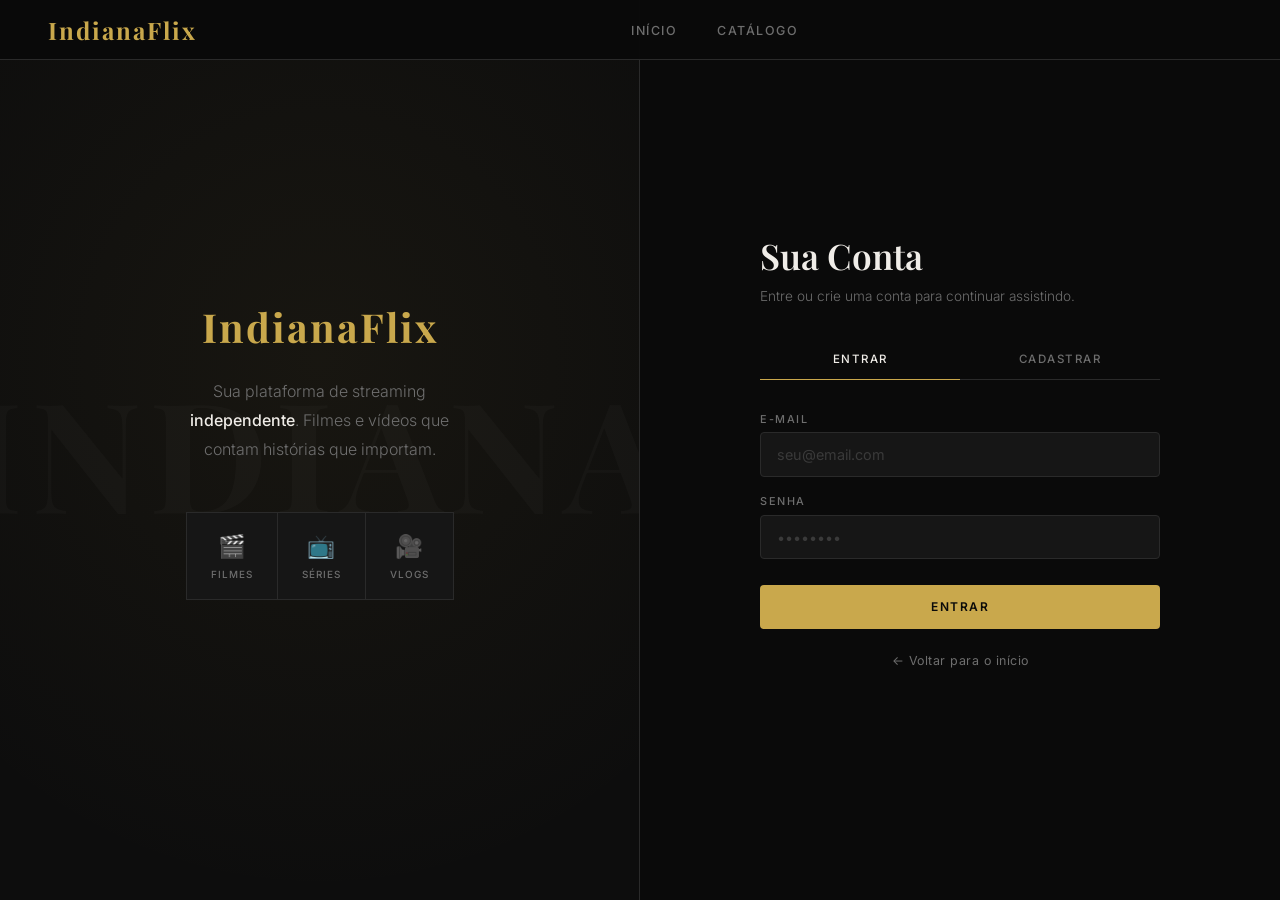
<file: login.html>
<!DOCTYPE html>
<html lang="pt-BR">
<head>
  <meta charset="UTF-8"/>
  <meta name="viewport" content="width=device-width, initial-scale=1.0"/>
  <title>IndianaFlix — Entrar</title>
  <link rel="stylesheet" href="style.css"/>
  <link rel="stylesheet" href="auth.css"/>
</head>
<body>

<nav class="navbar">
  <a class="navbar__logo" href="index.html">IndianaFlix</a>
  <ul class="navbar__links">
    <li><a href="index.html">Início</a></li>
    <li><a href="filmes.html">Catálogo</a></li>
  </ul>
  <div class="navbar__actions"></div>
</nav>

<main class="auth-page">
  <div class="auth-visual">
    <span class="auth-visual__watermark">INDIANA</span>
    <p class="auth-visual__logo">IndianaFlix</p>
    <p class="auth-visual__tagline">Sua plataforma de streaming <strong>independente</strong>. Filmes e vídeos que contam histórias que importam.</p>
    <div class="auth-visual__cards">
      <div class="auth-mini-card auth-mini-card--highlight">
        <span class="auth-mini-card__emoji">🎬</span>
        <span class="auth-mini-card__label">Filmes</span>
      </div>
      <div class="auth-mini-card">
        <span class="auth-mini-card__emoji">📺</span>
        <span class="auth-mini-card__label">Séries</span>
      </div>
      <div class="auth-mini-card">
        <span class="auth-mini-card__emoji">🎥</span>
        <span class="auth-mini-card__label">Vlogs</span>
      </div>
    </div>
  </div>

  <div class="auth-form-side">
    <div class="auth-box">
      <h1 class="auth-box__title">Sua Conta</h1>
      <p class="auth-box__subtitle">Entre ou crie uma conta para continuar assistindo.</p>
      <div class="auth-tabs">
        <button class="auth-tab active" id="tab-login">Entrar</button>
        <button class="auth-tab" id="tab-register">Cadastrar</button>
      </div>
      <div class="auth-panel active" id="panel-login">
        <form id="form-login" novalidate>
          <div class="form-group">
            <label for="login-email">E-mail</label>
            <input type="email" id="login-email" placeholder="seu@email.com" autocomplete="email"/>
          </div>
          <div class="form-group">
            <label for="login-password">Senha</label>
            <input type="password" id="login-password" placeholder="••••••••" autocomplete="current-password"/>
          </div>
          <button type="submit" class="btn-submit">Entrar</button>
          <div class="form-alert" id="alert-login"></div>
        </form>
      </div>
      <div class="auth-panel" id="panel-register">
        <form id="form-register" novalidate>
          <div class="form-group">
            <label for="reg-name">Nome Completo</label>
            <input type="text" id="reg-name" placeholder="Seu nome" autocomplete="name"/>
          </div>
          <div class="form-group">
            <label for="reg-email">E-mail</label>
            <input type="email" id="reg-email" placeholder="seu@email.com" autocomplete="email"/>
          </div>
          <div class="form-group">
            <label for="reg-password">Senha</label>
            <input type="password" id="reg-password" placeholder="Mínimo 6 caracteres" autocomplete="new-password"/>
            <span class="form-help">Use pelo menos 6 caracteres.</span>
          </div>
          <div class="form-group">
            <label for="reg-password2">Confirmar Senha</label>
            <input type="password" id="reg-password2" placeholder="Repita a senha" autocomplete="new-password"/>
          </div>
          <button type="submit" class="btn-submit">Criar Conta</button>
          <div class="form-alert" id="alert-register"></div>
        </form>
      </div>
      <a href="index.html" class="auth-back">← Voltar para o início</a>
    </div>
  </div>
</main>

<script src="auth.js"></script>

</body>
</html>
</file>
<file: style.css>
@import url('https://fonts.googleapis.com/css2?family=Playfair+Display:wght@400;600;700&family=Inter:wght@300;400;500&display=swap');

:root {
  --bg:      #0a0a0a;
  --surface: #111111;
  --card:    #161616;
  --border:  #2a2a2a;
  --accent:  #c9a84c;
  --accent2: #e8c97a;
  --text:    #f0ede8;
  --muted:   #6e6e6e;
  --radius:  4px;
  --shadow:  0 12px 40px rgba(0,0,0,0.7);
}

*, *::before, *::after { margin:0; padding:0; box-sizing:border-box; }
html { scroll-behavior:smooth; }
body { background:var(--bg); color:var(--text); font-family:'Inter',sans-serif; font-size:15px; min-height:100vh; overflow-x:hidden; }
a { text-decoration:none; color:inherit; }
img { max-width:100%; display:block; }
ul { list-style:none; }
button { font-family:'Inter',sans-serif; cursor:pointer; }

.navbar {
  position:fixed; top:0; left:0; right:0; z-index:100;
  height:60px; display:flex; align-items:center; justify-content:space-between;
  padding:0 3rem;
  background:rgba(10,10,10,0.96);
  border-bottom:1px solid var(--border);
}
.navbar__logo {
  font-family:'Playfair Display',serif;
  font-size:1.5rem; font-weight:700; letter-spacing:2px;
  color:var(--accent);
}
.navbar__links { display:flex; gap:2.5rem; }
.navbar__links a { font-size:0.78rem; font-weight:500; letter-spacing:1.5px; text-transform:uppercase; color:var(--muted); transition:color 0.2s; }
.navbar__links a:hover, .navbar__links a.active { color:var(--text); }
.navbar__actions { display:flex; gap:0.75rem; align-items:center; }

.btn { display:inline-flex; align-items:center; gap:0.5rem; padding:0.55rem 1.4rem; border-radius:var(--radius); font-size:0.75rem; font-weight:500; letter-spacing:1px; text-transform:uppercase; border:none; transition:all 0.2s; cursor:pointer; }
.btn--primary { background:var(--accent); color:#0a0a0a; }
.btn--primary:hover { background:var(--accent2); }
.btn--ghost { background:transparent; color:var(--text); border:1px solid var(--border); }
.btn--ghost:hover { border-color:var(--accent); color:var(--accent); }
.btn--lg { padding:0.8rem 2rem; font-size:0.82rem; }

.section { padding:4rem 3rem 2rem; }
.section__header { display:flex; justify-content:space-between; align-items:baseline; margin-bottom:2rem; }
.section__title { font-family:'Playfair Display',serif; font-size:1.6rem; font-weight:600; letter-spacing:0.5px; }
.section__title span { color:var(--accent); }
.section__link { font-size:0.72rem; letter-spacing:1.5px; text-transform:uppercase; color:var(--muted); transition:color 0.2s; }
.section__link:hover { color:var(--accent); }

.card-grid { display:grid; grid-template-columns:repeat(auto-fill,minmax(180px,1fr)); gap:1rem; }

.content-card { background:var(--card); border:1px solid var(--border); border-radius:var(--radius); overflow:hidden; cursor:pointer; transition:transform 0.3s,box-shadow 0.3s; }
.content-card:hover { transform:translateY(-6px); box-shadow:var(--shadow); }
.content-card__body { padding:0.8rem; }
.content-card__title { font-size:0.84rem; font-weight:500; white-space:nowrap; overflow:hidden; text-overflow:ellipsis; margin-bottom:0.3rem; }
.content-card__meta { display:flex; justify-content:space-between; font-size:0.7rem; color:var(--muted); }
.content-card__rating { color:var(--accent); font-weight:600; }

.card-thumb { position:relative; width:100%; aspect-ratio:16/9; overflow:hidden; background:#111; }
.card-thumb img { width:100%; height:100%; object-fit:cover; display:block; transition:transform 0.4s; }
.content-card:hover .card-thumb img { transform:scale(1.04); }
.card-thumb__overlay { position:absolute; inset:0; background:linear-gradient(to top,rgba(10,10,10,0.85),transparent 60%); display:flex; align-items:center; justify-content:center; opacity:0; transition:opacity 0.3s; }
.content-card:hover .card-thumb__overlay { opacity:1; }
.play-btn { width:52px; height:52px; border-radius:50%; background:rgba(201,168,76,0.9); border:none; display:flex; align-items:center; justify-content:center; cursor:pointer; transition:transform 0.2s,background 0.2s; }
.play-btn:hover { transform:scale(1.1); background:var(--accent2); }
.play-btn svg { fill:#0a0a0a; margin-left:3px; }

.footer { background:var(--surface); border-top:1px solid var(--border); padding:2.5rem 3rem; display:flex; justify-content:space-between; align-items:center; flex-wrap:wrap; gap:1rem; margin-top:4rem; }
.footer__logo { font-family:'Playfair Display',serif; font-size:1.2rem; font-weight:700; letter-spacing:2px; color:var(--accent); }
.footer__links { display:flex; gap:2rem; }
.footer__links a { font-size:0.72rem; letter-spacing:1px; text-transform:uppercase; color:var(--muted); transition:color 0.2s; }
.footer__links a:hover { color:var(--text); }
.footer__copy { font-size:0.72rem; color:var(--muted); letter-spacing:0.5px; }

.reveal { opacity:0; transform:translateY(24px); transition:opacity 0.6s ease,transform 0.6s ease; }
.reveal.visible { opacity:1; transform:translateY(0); }

@media (max-width:768px) {
  .navbar { padding:0 1.2rem; }
  .navbar__links { display:none; }
  .section { padding:2.5rem 1.2rem 1rem; }
  .footer { flex-direction:column; padding:1.5rem 1.2rem; }
  .card-grid { grid-template-columns:repeat(auto-fill,minmax(150px,1fr)); }
}
</file>
<file: auth.css>
.auth-page { min-height:100vh; display:grid; grid-template-columns:1fr 1fr; }

.auth-visual {
  position:relative; overflow:hidden;
  background:#0d0d0d;
  display:flex; flex-direction:column; align-items:center; justify-content:center; padding:3rem;
  border-right:1px solid var(--border);
}
.auth-visual::before {
  content:''; position:absolute; inset:0;
  background:radial-gradient(ellipse 80% 60% at 50% 40%,rgba(201,168,76,0.06),transparent);
}
.auth-visual__watermark {
  position:absolute; top:50%; left:50%; transform:translate(-50%,-50%);
  font-family:'Playfair Display',serif; font-size:clamp(5rem,12vw,11rem);
  color:rgba(255,255,255,0.025); white-space:nowrap; pointer-events:none; letter-spacing:0.05em; font-weight:700;
}
.auth-visual__logo { font-family:'Playfair Display',serif; font-size:2.5rem; font-weight:700; letter-spacing:2px; color:var(--accent); margin-bottom:1.5rem; position:relative; z-index:1; }
.auth-visual__tagline { font-size:1rem; font-weight:300; color:var(--muted); text-align:center; max-width:300px; line-height:1.8; position:relative; z-index:1; }
.auth-visual__tagline strong { color:var(--text); font-weight:500; }
.auth-visual__cards { display:flex; gap:1px; margin-top:3rem; position:relative; z-index:1; background:var(--border); border:1px solid var(--border); }
.auth-mini-card { background:var(--card); padding:1.2rem 1.5rem; display:flex; flex-direction:column; align-items:center; gap:0.5rem; }
.auth-mini-card__emoji { font-size:1.4rem; }
.auth-mini-card__label { font-size:0.62rem; color:var(--muted); text-align:center; font-weight:500; letter-spacing:1px; text-transform:uppercase; }
.auth-mini-card--highlight { background:#161616; }

.auth-form-side { display:flex; align-items:center; justify-content:center; padding:3rem 2rem; background:var(--bg); }
.auth-box { width:100%; max-width:400px; }
.auth-box__title { font-family:'Playfair Display',serif; font-size:2.2rem; font-weight:600; margin-bottom:0.4rem; }
.auth-box__subtitle { color:var(--muted); font-size:0.85rem; margin-bottom:2rem; line-height:1.6; font-weight:300; }

.auth-tabs { display:flex; margin-bottom:2rem; border-bottom:1px solid var(--border); }
.auth-tab { flex:1; padding:0.8rem; font-size:0.72rem; font-weight:500; letter-spacing:1.5px; text-transform:uppercase; background:transparent; border:none; color:var(--muted); cursor:pointer; transition:color 0.2s; position:relative; }
.auth-tab::after { content:''; position:absolute; bottom:-1px; left:0; right:0; height:1px; background:var(--accent); transform:scaleX(0); transition:transform 0.25s; }
.auth-tab.active { color:var(--text); }
.auth-tab.active::after { transform:scaleX(1); }

.auth-panel { display:none; }
.auth-panel.active { display:block; }

.form-group { display:flex; flex-direction:column; gap:0.4rem; margin-bottom:1.1rem; }
.form-group label { font-size:0.68rem; font-weight:500; letter-spacing:1.5px; text-transform:uppercase; color:var(--muted); }
.form-group input { padding:0.8rem 1rem; border-radius:var(--radius); background:var(--card); border:1px solid var(--border); color:var(--text); font-family:'Inter',sans-serif; font-size:0.9rem; outline:none; transition:border-color 0.2s; }
.form-group input:focus { border-color:var(--accent); }
.form-group input::placeholder { color:#3a3a3a; }
.form-help { font-size:0.72rem; color:var(--muted); margin-top:0.2rem; }

.btn-submit { width:100%; padding:0.9rem; background:var(--accent); color:#0a0a0a; border:none; border-radius:var(--radius); font-family:'Inter',sans-serif; font-weight:600; font-size:0.75rem; letter-spacing:1.5px; text-transform:uppercase; cursor:pointer; margin-top:0.5rem; transition:background 0.2s; }
.btn-submit:hover { background:var(--accent2); }

.form-alert { display:none; padding:0.7rem 1rem; border-radius:var(--radius); font-size:0.82rem; margin-top:1rem; }
.form-alert.error { display:block; background:rgba(180,40,40,0.1); border:1px solid rgba(180,40,40,0.3); color:#e07070; }
.form-alert.success { display:block; background:rgba(50,160,80,0.08); border:1px solid rgba(50,160,80,0.3); color:#6dbe8a; }

.auth-back { display:block; text-align:center; margin-top:1.5rem; font-size:0.78rem; color:var(--muted); letter-spacing:0.5px; }
.auth-back:hover { color:var(--accent); }

@media (max-width:768px) {
  .auth-page { grid-template-columns:1fr; }
  .auth-visual { display:none; }
}
</file>
